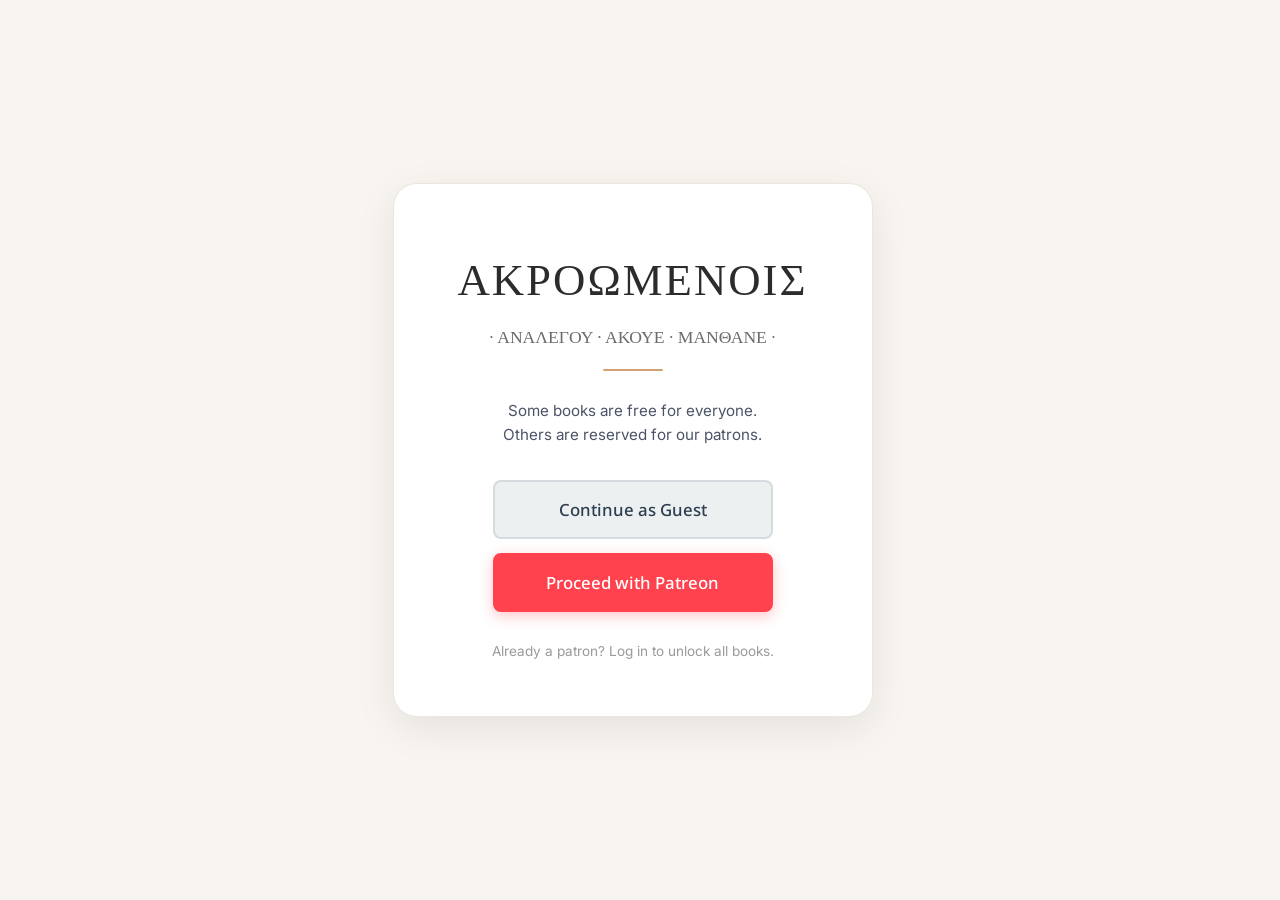
<file: index.html>
<!DOCTYPE html>
<html lang="en">
<head>
  <meta charset="UTF-8">
  <meta name="viewport" content="width=device-width, initial-scale=1.0">
  <title>Akroomenois</title>
  
  <!-- Your existing stylesheet – only one link, nothing else -->
  <link rel="stylesheet" href="style.css">
  
  <!-- Same favicons as your current site -->
  <link rel="icon" type="image/png" sizes="192x192" href="images/kithara_3_orange_favicon_rounded.png">
  <link rel="apple-touch-icon" sizes="180x180" href="images/kithara_3_orange_apple_icon_rounded.png">
</head>
<body style="padding: 20px; margin: 0; min-height: 100vh; display: flex; justify-content: center; align-items: center; background: #f8f5f0; box-sizing: border-box;">

  <!-- Main container – uses your existing .container class from style.css -->
  <div class="container" style="width: 100%; max-width: 480px; box-sizing: border-box; background: #ffffff; padding: 40px 20px; border-radius: 24px; text-align: center; border: 1px solid #ece6de; box-shadow: 0 12px 40px rgba(0,0,0,0.08);">
    
    <!-- Title uses your existing EB_Garamond font -->
    <h1 style="font-family: 'Times New Roman', serif; font-size: 2.8rem; font-weight: 300; color: #2c2c2c; letter-spacing: 2px; margin-bottom: 4px;">ΑΚΡΟΩΜΕΝΟΙΣ</h1>
    
    <p style="font-family: 'Times New Roman', sans-serif; font-size: 1.1rem; color: #6b6b6b; margin-bottom: 8px;">· ΑΝΑΛΕΓΟΥ · ΑΚΟΥΕ · ΜΑΝΘΑΝΕ ·</p>
    
    <div style="width: 60px; height: 2px; background: #d4a373; margin: 16px auto 28px; border-radius: 2px;"></div>
    
    <p style="font-family: 'Inter', sans-serif; font-size: 0.95rem; color: #4b5466; line-height: 1.6; margin-bottom: 32px;">
      Some books are free for everyone.<br>
      Others are reserved for our patrons.
    </p>

    <!-- BUTTONS -->
    <div style="display: flex; flex-direction: column; gap: 14px; width: 100%; max-width: 280px; margin: 0 auto;">
      
      <!-- 1. Continue as Guest → uses your existing .big-btn class -->
      <a href="/auth/logout" class="big-btn" style="display: block; width: 100%; padding: 16px 20px; font-size: 1.05rem; text-align: center; background: #ecf0f1; color: #2c3e50; border: 2px solid #d5dbdf; box-sizing: border-box; text-decoration: none; border-radius: 8px;">
        Continue as Guest
      </a>

      <!-- 2. Proceed with Patreon → uses .big-btn but overridden with Patreon red via inline styles -->
      <!-- ⚠️ Replace YOUR_CLIENT_ID_HERE with your actual Client ID -->
      <a href="https://www.patreon.com/oauth2/authorize?response_type=code&client_id=TTiouu3TFB59C6YY-djV2suYv8pvEjFc61WyqxJqK666ApDzHsnVmS2tPLcejn7e&redirect_uri=https://akroomenois.com/auth/callback&scope=identity%20identity.memberships" 
         class="big-btn" 
         style="display: block; width: 100%; padding: 16px 20px; font-size: 1.05rem; text-align: center; box-sizing: border-box; background: #FF424D; color: #ffffff; border: 2px solid #FF424D; box-shadow: 0 4px 14px rgba(255,66,77,0.30); text-decoration: none; border-radius: 8px;">
        Proceed with Patreon
      </a>

    </div>

    <p style="margin-top: 28px; font-family: 'Inter', sans-serif; font-size: 0.85rem; color: #9a9a9a;">
      Already a patron? Log in to unlock all books.
    </p>

  </div>

</body>
</html>
</file>
<file: style.css>
/* =========================================================
   GFS FONTS
   ========================================================= */
@font-face {
  font-family: "artemisia";
  src: url("gfs_font/GFSArtemisia.ttf") format("truetype");
  font-weight: normal;
  font-style: normal;
  font-display: swap;
}

@font-face {
  font-family: "artemisia";
  src: url("gfs_font/GFSArtemisiaBold.ttf") format("truetype");
  font-weight: bold;
  font-style: normal;
  font-display: swap;
}

@font-face {
  font-family: "artemisia";
  src: url("gfs_font/GFSArtemisiaBoldIt.ttf") format("truetype");
  font-weight: bold;
  font-style: italic;
  font-display: swap;
}

@font-face {
  font-family: "artemisia";
  src: url("gfs_font/GFSArtemisiaItalic.ttf") format("truetype");
  font-weight: normal;
  font-style: italic;
  font-display: swap;
}

@font-face {
  font-family: "bodoni";
  src: url("gfs_font/GFSBodoni.ttf") format("truetype");
  font-weight: normal;
  font-style: normal;
  font-display: swap;
}

@font-face {
  font-family: "bodoni";
  src: url("gfs_font/GFSBodoniBold.ttf") format("truetype");
  font-weight: bold;
  font-style: normal;
  font-display: swap;
}

@font-face {
  font-family: "bodoni";
  src: url("gfs_font/GFSBodoniIt.ttf") format("truetype");
  font-weight: normal;
  font-style: italic;
  font-display: swap;
}

@font-face {
  font-family: "bodoni";
  src: url("gfs_font/GFSBodoniBoldIt.ttf") format("truetype");
  font-weight: bold;
  font-style: italic;
  font-display: swap;
}

@font-face {
  font-family: "didot";
  src: url("gfs_font/GFSDidot.ttf") format("truetype");
  font-weight: normal;
  font-style: normal;
  font-display: swap;
}

@font-face {
  font-family: "didot";
  src: url("gfs_font/GFSDidotBold.ttf") format("truetype");
  font-weight: bold;
  font-style: normal;
  font-display: swap;
}

@font-face {
  font-family: "didot";
  src: url("gfs_font/GFSDidotItalic.ttf") format("truetype");
  font-weight: normal;
  font-style: italic;
  font-display: swap;
}

@font-face {
  font-family: "didot";
  src: url("gfs_font/GFSDidotBoldItalic.ttf") format("truetype");
  font-weight: bold;
  font-style: italic;
  font-display: swap;
}

@font-face {
  font-family: "elpis";
  src: url("gfs_font/GFSElpis.otf") format("opentype");
  font-weight: normal;
  font-style: normal;
  font-display: swap;
}

@font-face {
  font-family: "georgiou";
  src: url("gfs_font/GFSGeorgiou-Regular.ttf") format("truetype");
  font-weight: normal;
  font-style: normal;
  font-display: swap;
}
/*add rest of georgiou fonts*/

@font-face {
  font-family: "heraklitos";
  src: url("gfs_font/GFSHeraklit.otf") format("opentype");
  font-weight: normal;
  font-style: normal;
  font-display: swap;
}

@font-face {
  font-family: "neohellenic";
  src: url("gfs_font/GFSNeohellenic.ttf") format("truetype");
  font-weight: normal;
  font-style: normal;
  font-display: swap;
}

@font-face {
  font-family: "neohellenic";
  src: url("gfs_font/GFSNeohellenicBold.ttf") format("truetype");
  font-weight: bold;
  font-style: normal;
  font-display: swap;
}

@font-face {
  font-family: "neohellenic";
  src: url("gfs_font/GFSNeohellenicIt.ttf") format("truetype");
  font-weight: normal;
  font-style: italic;
  font-display: swap;
}

@font-face {
  font-family: "neohellenic";
  src: url("gfs_font/GFSNeohellenicBoldIt.ttf") format("truetype");
  font-weight: bold;
  font-style: italic;
  font-display: swap;
}

@font-face {
  font-family: "olga";
  src: url("gfs_font/GFSOlga.ttf") format("truetype");
  font-weight: normal;
  font-style: normal;
  font-display: swap;
}
@font-face {
  font-family: "olga";
  src: url("font/SBL_BLit.ttf") format("truetype");
  font-weight: normal;
  font-style: normal;
  font-display: swap;
  unicode-range: U+0041-005A, U+0061-007A, U+005B, U+005D;
}

@font-face {
  font-family: "pyrsos";
  src: url("gfs_font/GFSPyrsos.otf") format("opentype");
  font-weight: normal;
  font-style: normal;
  font-display: swap;
}

@font-face {
  font-family: "theokritos";
  src: url("gfs_font/GFSTheokritos.otf") format("opentype");
  font-weight: normal;
  font-style: normal;
  font-display: swap;
}

@font-face {
  font-family: "didotdisplay";
  src: url("gfs_font/GFS_Didot_Display.ttf") format("truetype");
  font-weight: normal;
  font-style: normal;
  font-display: swap;
}

@font-face {
  font-family: "galatea";
  src: url("gfs_font/GFS_Galatea.ttf") format("truetype");
  font-weight: normal;
  font-style: normal;
  font-display: swap;
}

@font-face {
  font-family: "galatea";
  src: url("gfs_font/GFS_Galatea_Bold.ttf") format("truetype");
  font-weight: bold;
  font-style: normal;
  font-display: swap;
}

@font-face {
  font-family: "orpheus";
  src: url("gfs_font/GFS_Orpheus.ttf") format("truetype");
  font-weight: normal;
  font-style: normal;
  font-display: swap;
}

@font-face {
  font-family: "orpheussans";
  src: url("gfs_font/GFS_Orpheus_Sans.ttf") format("truetype");
  font-weight: normal;
  font-style: normal;
  font-display: swap;
}

@font-face {
  font-family: "otter";
  src: url("gfs_font/GFS_Otter.ttf") format("truetype");
  font-weight: normal;
  font-style: normal;
  font-display: swap;
}

@font-face {
  font-family: "baskerville";
  src: url("gfs_font/baskerville.ttf") format("truetype");
  font-weight: normal;
  font-style: normal;
  font-display: swap;
}

@font-face {
  font-family: "bondoniclassic";
  src: url("gfs_font/bondoni_classic.otf") format("opentype");
  font-weight: normal;
  font-style: normal;
  font-display: swap;
}

@font-face {
  font-family: "complutum";
  src: url("gfs_font/complutum.otf") format("opentype");
  font-weight: normal;
  font-style: normal;
  font-display: swap;
}
@font-face {
  font-family: "complutum";
  src: url("font/SBL_BLit.ttf") format("truetype");
  font-weight: normal;
  font-style: normal;
  font-display: swap;
  unicode-range: U+0041-005A, U+0061-007A, U+005B, U+005D;
}

@font-face {
  font-family: "decker";
  src: url("gfs_font/decker.otf") format("opentype");
  font-weight: normal;
  font-style: normal;
  font-display: swap;
}
@font-face {
  font-family: "decker";
  src: url("font/SBL_BLit.ttf") format("truetype");
  font-weight: normal;
  font-style: normal;
  font-display: swap;
  unicode-range: U+0041-005A, U+0061-007A, U+005B, U+005D, U+0030-0039;
}

@font-face {
  font-family: "didotclassic";
  src: url("gfs_font/didot_classic.otf") format("opentype");
  font-weight: normal;
  font-style: normal;
  font-display: swap;
}

@font-face {
  font-family: "gazis";
  src: url("gfs_font/gazis.otf") format("opentype");
  font-weight: normal;
  font-style: normal;
  font-display: swap;
}

@font-face {
  font-family: "goschen";
  src: url("gfs_font/goschen.otf") format("opentype");
  font-weight: normal;
  font-style: normal;
  font-display: swap;
}
@font-face {
  font-family: "goschen";
  src: url("font/SBL_BLit.ttf") format("truetype");
  font-weight: normal;
  font-style: normal;
  font-display: swap;
  unicode-range: U+0041-005A, U+0061-007A, U+005B, U+005D;
}

@font-face {
  font-family: "orpheusclassic";
  src: url("gfs_font/orpheus_classic.ttf") format("truetype");
  font-weight: normal;
  font-style: normal;
  font-display: swap;
}

@font-face {
  font-family: "philostratos";
  src: url("gfs_font/philostratos.otf") format("opentype");
  font-weight: normal;
  font-style: normal;
  font-display: swap;
}

@font-face {
  font-family: "porson";
  src: url("gfs_font/porson.ttf") format("truetype");
  font-weight: normal;
  font-style: normal;
  font-display: swap;
}

@font-face {
  font-family: "solomos";
  src: url("gfs_font/solomos.otf") format("opentype");
  font-weight: normal;
  font-style: normal;
  font-display: swap;
}

/* =========================================================
   NORMAL FONTS
   ========================================================= */

@font-face {
  font-family: "SBL";
  src: url("font/SBL_BLit.ttf") format("truetype");
  font-weight: normal;
  font-style: normal;
  font-display: swap;
}

  @font-face {
  font-family: "Tinos";
  src: url("font/Tinos-Regular.ttf") format("truetype");
  font-weight: normal;
  font-style: normal;
  font-display: swap;
}

  @font-face {
  font-family: "Inter";
  src: url("font/Inter-VariableFont_opsz,wght.ttf") format("truetype");
  font-weight: normal;
  font-style: normal;
  font-display: swap;
}

  @font-face {
  font-family: "Noto";
  src: url("font/NotoSans-Medium.ttf") format("truetype");
  font-weight: normal;
  font-style: normal;
  font-display: swap;
}

  @font-face {
  font-family: "NAU";
  src: url("font/new_athena_unicode.ttf") format("truetype");
  font-weight: normal;
  font-style: normal;
  font-display: swap;
  unicode-range: U+0370-03FF, U+1F00-1FFF;
}

  @font-face {
  font-family: "NAU";
  src: url("font/newathuBold5_5.ttf") format("truetype");
  font-weight: bold;
  font-style: normal;
  font-display: swap;
  unicode-range: U+0370-03FF, U+1F00-1FFF;
}

  @font-face {
  font-family: "Anaktoria";
  src: url("font/Anaktoria.ttf") format("truetype");
  font-weight: normal;
  font-style: normal;
  font-display: swap;
}

  @font-face {
  font-family: "EB_Garamond";
  src: url("font/EBGaramond12-Regular.ttf") format("truetype");
  font-weight: normal;
  font-style: normal;
  font-display: swap;
}

  @font-face {
  font-family: "EB_Garamond";
  src: url("font/EBGaramond12-Italic.ttf") format("truetype");
  font-weight: normal;
  font-style: italic;
  font-display: swap;
}

  @font-face {
  font-family: "EB_Garamond";
  src: url("font/EBGaramond-VariableFont_wght.ttf") format("truetype");
  font-weight: bold;
  font-style: normal;
  font-display: swap;
}

/* =========================================================
   RULES TAKEN FROM INDEX.HTML
   ========================================================= */

.top-nav {
  display: flex;
  justify-content: space-between;
  align-items: center;
  flex-wrap: wrap;
  gap: 24px;
  
  /* Reduces the padding above and below */
  margin-top: -15px; 
  margin-bottom: 20px; 
  
  font-size: 0.95rem;
  width: 100%; /* Ensures the container stretches across the entire screen */
}
.top-nav a {
  color: #6b6b6b;
  text-decoration: none;
  transition: color 0.2s;
}
.top-nav a:hover {
  color: #2c2c2c;
}

/* Logout button */
/*#logoutBtn,
#loginBtn {
  display: none;
  position: fixed;
  top: 15px;
  right: 20px;
  z-index: 999;
  font-family: 'Inter', sans-serif;
  color: #666;
  text-decoration: none;
  font-size: 0.85rem;
  padding: 8px 16px;
  border: 1px solid #ddd;
  border-radius: 20px;
  background: white;
  transition: background 0.2s;
}
#logoutBtn:hover,
#loginBtn:hover {
  background: #f0f0f0;
}*/

/* User welcome banner */
#userBanner {
  display: none;
  text-align: center;
  padding: 8px 16px;
  margin-bottom: 20px;
  background: #ebfdf3;
  border: 1px solid #cbdfd3;
  border-radius: 30px;
  color: #2b8d58;
  font-size: 0.95rem;
  font-family: 'Inter', sans-serif;
  max-width: 500px;
  margin-left: auto;
  margin-right: auto;
}
#userBanner .patron-badge {
  background: #FF424D;
  color: white;
  padding: 2px 12px;
  border-radius: 12px;
  font-size: 0.75rem;
  margin-left: 8px;
  font-weight: bold;
}

.big-btn,
.read-btn {
  display: inline-block;
  padding: 8px 24px;
  border-radius: 30px;
  text-decoration: none;
  font-weight: 500;
  transition: background 0.2s;
  font-family: "Noto";

  display: block;
  margin: 0 auto;
  background: #eef2f8;
  color: #4b5466;
  border: 1px solid #dde1e7;
}

.read-btn.active {
  background: #ebfdf3;
  color: #2b8d58;
  border: 1px solid #cbdfd3;
}


/* -------- TABS -------- */
.tabs {
  display: flex;
  justify-content: center;
  gap: 8px;
  margin-bottom: 30px;
  border-bottom: 2px solid #e0d8d0;
  padding-bottom: 2px;
  flex-wrap: wrap;
}
.tab-btn {
  background: transparent;
  border: none;
  padding: 10px 28px;
  font-size: 1.1rem;
  font-family: "Noto" !important;
  color: #6b6b6b;
  cursor: pointer;
  border-bottom: 3px solid transparent;
  transition: 0.2s;
  margin-bottom: -2px;
  font-weight: 500;
}

.tab-btn.active {
  color: #2c2c2c;
  border-bottom-color: #d4a373;
  font-weight: 600;
}

.tab-content {
  display: none;
  animation: fadeIn 0.25s ease;
}
.tab-content.active {
  display: block;
}

@keyframes fadeIn {
  from { opacity: 0; transform: translateY(4px); }
  to { opacity: 1; transform: translateY(0); }
}

/* -------- BOOK GRID -------- */
.book-grid {
  display: flex;
  flex-wrap: wrap;
  justify-content: center;
  gap: 30px;
  max-width: 100%;
  margin: 0 auto;
}

.book-card h2 {
  font-size: 1.5rem;
  margin-bottom: 6px;
  font-weight: 500;
}
.book-card .author {
  font-style: italic;
  color: #6b6b6b;
  font-size: 1rem;
  margin-bottom: 12px;
}
.book-card .btn {
  display: inline-block;
  background: #d4a373;
  color: white;
  padding: 8px 24px;
  border-radius: 30px;
  text-decoration: none;
  font-weight: 500;
  transition: background 0.2s;
  cursor:pointer;

  border: 1px solid #c0956a;
}

.btn-unlock {
  display: inline-block;
  background: #ccc;
  color: #666;
  padding: 8px 24px;
  border-radius: 30px;
  text-decoration: none;
  font-weight: 500;
  transition: background 0.2s;
  cursor:pointer;
  length:88.53px;

  border: 1px solid #bab8b8;
}

.cover-art {
  height: 150px;
  width: 150px;
  object-fit: cover;
  border: 1px solid grey;
}
/* About tab */
.about-text {
  max-width: 640px;
  margin: 0 auto;
  text-align: justify;
  font-size: 1.15rem;
  line-height: 1.7;
  color: #3d3d3d;
  display: block;
}
.about-text p {
  margin-bottom: 16px;
}

footer {
  text-align: center;
  margin-top: 60px;
  color: #9a9a9a;
  font-size: 0.9rem;
}

/* Stop forcing stretch, just center them vertically */
.card-actions {
  display: flex;
  justify-content: center;
  align-items: center; 
  gap: 8px;
}

/* Use exact dimensions to force a perfect circle */
.book-card .btn.info-btn {
  display: inline-flex;
  align-items: center;
  justify-content: center;
  padding: 0;
  width: 35.5px;          /* Matches the 35.5px height of the Open button */
  height: 35.5px;         /* Locks it into a square */
  border-radius: 50%;   /* Turns the square into a circle */

  transition: background 0.2s;

  background: #eef2f8;
  color: #4b5466;
  border: 1px solid #dde1e7;
}

/* Keeps the SVG icon centered and sized */
.book-card .info-btn svg {
  width: 16px;
  height: 16px;
  display: block;
}

/* card flip rules */

.book-card-wrapper {
  perspective: 1000px;
  width: 220px;
  height: 100%; 
}

.book-card {
  width: 100%;
  height: 100%;
  position: relative;
  transition: transform 0.6s cubic-bezier(0.4, 0.2, 0.2, 1), box-shadow 0.2s;
  transform-style: preserve-3d;

  box-sizing: border-box;
  background: white;
  border-radius: 16px;
  box-shadow: 0 4px 12px rgba(0,0,0,0.08);
  padding: 30px 20px 25px;
  width: 220px;
  text-align: center;
  transition: transform 0.2s, box-shadow 0.2s;
  border: 1px solid #e8e2da;
}

.book-card.is-flipped {
  transform: rotateY(180deg);
}

.card-front, .card-back {
  width: 100%;
  height: 100%;
  backface-visibility: hidden;
  -webkit-backface-visibility: hidden; /* Safari support */
  border-radius: inherit;
  background: #fff; /* Match your card background color */
}

.card-front {
  position: relative;
  z-index: 2;
}

.card-back {
  position: absolute;
  top: 0;
  left: 0;
  transform: rotateY(180deg);
  display: flex;
  flex-direction: column;
  padding: 30px 20px 25px;
  box-sizing: border-box;
  cursor: pointer;
}

.stats-list {
  list-style: none;
  padding: 0;
  margin: 15px 0 20px 0;
  color: #2c2c2c;
  font-size: 0.95rem;
  line-height: 1.6;
}

/* Push the back button to the bottom just like the front layout */
.card-back .card-actions {
  margin-top: auto; 
}

/* =========================================================
   HORIZONTAL SCROLL CONTAINERS
   ========================================================= */

.scroll-wrapper {
  width: 100%;
  overflow: hidden;
  white-space: nowrap;
  text-align: center; 
  position: relative; /* Required for the shadow overlay */
}

.scroll-text {
  display: inline-block;
}

/* 1. The White Shadow Overlay */
.scroll-wrapper.needs-scroll::after {
  content: "";
  position: absolute;
  top: 0;
  right: 0;
  width: 40px; 
  height: 100%;
  background: linear-gradient(to right, rgba(255, 255, 255, 0), rgba(255, 255, 255, 1));
  pointer-events: none;

  transition: opacity 0.1s ease-out;
}

/* 2. Fade out the shadow completely when this class is added */
.scroll-wrapper.is-scrolled::after {
  opacity: 0;
  transition: opacity 1.1s linear;
}

/* Keep your original fonts/margins below... */
.scroll-wrapper h2 { margin-bottom: 0; font-size: 1.5rem; font-weight: 500; }
.scroll-wrapper .author, .scroll-wrapper .reader { margin-bottom: 0; font-style: italic; color: #6b6b6b; font-size: 1rem; }
.title-wrapper { margin-bottom: 6px; }
.reader-wrapper { margin-bottom: 12px; }

/* =========================================================
   NORMAL RULES
   ========================================================= */

html {
  /* Reserves the scrollbar space globally, preventing layout jumping */
  scrollbar-gutter: stable;
}

* {
    -webkit-tap-highlight-color: transparent;
}

::-webkit-scrollbar-track {
  background: transparent; 
}

/* Loading screen container */
#loadingLogo {
  position: absolute;
  top: 50%;
  left: 50%;
  transform: translate(-50%, -50%);
  width: 150px;
  height: auto;
}

#loadingStatus {
  position: absolute;
  top: calc(50% + 110px);
  left: 50%;
  transform: translateX(-50%);
  display: flex;
  flex-direction: column;
  align-items: center;
  width: 100%;
}

#loadingScreen {
  position: fixed;
  inset: 0;
  z-index: 99999;
  background: #1a1a1e;
  display: flex;
  align-items: center;
  justify-content: center;
  flex-direction: column;
  transition: opacity 0.5s ease;
  font-family: "Noto", sans-serif;

  background-image: url('images/backround_2.svg');
  background-size: cover;      
  background-position: center; 
  background-repeat: no-repeat;
}

/* Hidden state */
#loadingScreen.hidden {
  opacity: 0;
  pointer-events: none;
  visibility: hidden;
}

/* Spinner element – you can give it an ID or class */
#loadingSpinner {
  width: 24px;
  height: 24px;
  border: 4px solid rgba(255, 215, 150, 0.15);
  border-top-color: #e06e04;
  border-radius: 50%;
  animation: spin 0.9s linear infinite;
}

/* Keyframes – only the rotation */
@keyframes spin {
  to {
    transform: rotate(360deg);
  }
}

/* Loading text (if you use an element with this ID) */
#loadingText {
  color: #e06e04;
  font-size: 1.1rem;
  font-family: "Noto", sans-serif;
  margin: 0 0 16px 0;
}

#nextBtn,
#prevBtn,
#playBtn,
#langBtn {
  visibility: visible;
}

.tabbed-hanging-indent {
  display: block;      /* Forces block formatting so text-indent works */
  padding-left: 4em;   /* Hanging indent depth */
  text-indent: -2em;   /* Pulls the first line (like "(a)") back to the left */
  margin-bottom: 4px;  /* Optional: Adds a slight gap between list items */
}

.text_title {
  display: block !important;
  text-align: center !important;
  margin-bottom: 12px;
}

.textual_image {
  display: block;
  margin-left: auto;
  margin-right: auto;
  max-width: 100%;
  height: auto;
}

.textual_image.rotated-90 {
  transform: rotate(90deg);
  transform-origin: center;
  
  /* Restrict height so when rotated horizontally, it won't overflow */
  max-height: 80vw; /* or max-height: 100cqw if using container queries */
  width: auto;
  margin: 40px auto; /* Add extra vertical margin since rotated height affects horizontal space */
}

.container {
  max-width: 800px;
  margin: 0 auto;
}

.float_image {
  float: right;           /* or right */
  max-width: 50%;            /* takes half the container width */
  height: auto;           /* maintain aspect ratio */
  margin: 0 20px 20px 20px; /* spacing around the image */
  shape-outside: border-box; /* optional: makes text wrap closer to the image shape */
}

.chapter-body {
  display: none;
}
.chapter-body.active {
  display: block;
}

body {
  font-family: "EB_Garamond";
  padding: 60px 80px 100px;
  color: #111926;
}

#progressBar {
  flex: 1;
  accent-color:#e06e04; /* Changes the thumb and progress fill automatically */
  cursor: pointer;
  visibility: visible;
}
	
p {
  line-height: 1.7; 
}

ital-small {
  font-size: 15px;
  font-family: "Inter", serif;
  font-style: italic;
  color: #11192680;
}

/*currently used with ital-small, hence the transparency*/
.link {
  color: #007bff80;
  text-decoration: none;
}

.punctuation {
  cursor: default !important;
}

.text {
  font-family: SBL;
  font-size: 70px;
  line-height: 1.6;
  text-align: justify;
  overflow-wrap: break-word;
  word-break: break-word;
  hyphens: auto;
  text-wrap: pretty;
  display: block;
  pointer-events: auto;
}

.text_en {
  font-family: SBL;
  font-size: 70px;
  line-height: 1.6;
  text-align: justify;
  overflow-wrap: break-word;
  word-break: break-word;
  hyphens: auto;
  text-wrap: pretty;
  display: none;
}

.text_en :not(.note-marker) {
  pointer-events: none;
}

.text_en .note-marker {
  pointer-events: auto;
  text-align: justify;
}

.tiny_text {
  font-family: "EB_Garamond";
  font-size: 20px;
  line-height: 1;
  text-align: center;
  color: #111926;
}

span {
  padding: 0px;
  cursor: pointer;
}

button {
  font-family: "Inter";
}

select {
  font-family: "Inter";
}

	
/* 1. Base phrase state */
.phrase {
  border-radius: 6px;        /* Softens the highlight edges slightly */
  color: #111926;
  background-color: transparent;
  box-shadow: 0 7px 0 3px transparent, 0 -7px 0 3px transparent;
  transition: background-color 0.5s ease, color 0.5s ease, box-shadow 0.5s ease;
  box-decoration-break: clone;   /*Ensures the shadow wraps nicely on multi-line phrases */
  -webkit-box-decoration-break: clone;
}

/* 2. Active highlighted state */
.phrase.active {
  background-color: #aae4f0;
  box-shadow: 0 7px 0 3px #aae4f0, 0 -7px 0 3px #aae4f0;
}

/* 1. Base phrase state */
.phrase_en {
  border-radius: 6px;        /* Softens the highlight edges slightly */
  color: #111926;
  background-color: transparent;
  box-shadow: 0 7px 0 3px transparent, 0 -7px 0 3px transparent;
  transition: background-color 0.5s ease, color 0.5s ease, box-shadow 0.5s ease;

  box-decoration-break: clone;   /*Ensures the shadow wraps nicely on multi-line phrases */
  -webkit-box-decoration-break: clone;
}

/* 2. Active highlighted state */
.phrase_en.active {
  background-color: #aae4f080;
  box-shadow: 0 7px 0 3px #aae4f080, 0 -7px 0 3px #aae4f080;
}

/* Standard Desktop Rules */
#playerBar {
  display: flex;
  justify-content: space-between;
  align-items: center;
  width: 100%;
  padding: 10px;
  box-sizing: border-box;

  background: #ffffff;
  color: #ffffff;
  z-index: 1000;
  box-sizing: border-box;
  position: fixed;
  bottom: 0;
  left: 0;
  gap: 10px;
}

#timeDisplay {
  color: #111926;
  font-family: monospace !important;
  margin: 0 10px;
  font-size: 16px;
  white-space: nowrap;
  visibility: visible;
}

#playerBar button {
  background: #eef2f8;
  border: none;
  color: #4b5466;
  padding: 8px 12px;
  cursor: pointer;
  border-radius: 6px;
}

#freqBtn,
#contentsBtn,
#settingsBtn {
  cursor: pointer;
  z-index: 10;
  border: 1px solid #ccc;
}

#topBar {
  top: 0;
  left: 0;
  width: 100%;

  background: #ffffff;
  color: #ffffff;

  display: flex;
  align-items: center;
  justify-content: space-between;

  padding: 10px;
  box-sizing: border-box;

  z-index: 1000;

  position: fixed;
}

#title {
  cursor: default !important;
  overflow: hidden;
  white-space: normal;
  display: inline-block;
}

.title {
  display: flex;
  align-items: center;
  flex-wrap: nowrap;
  white-space: nowrap;
  font-weight: normal;
  font-family: "Noto", serif;
  color: #4b5466;

  left: 50%;
  transform: translateX(-50%);
  position: absolute;
}

.title.hiddenIfOnMobile {
  display: flex !important;
}

#title {
  display: inline-block;
  white-space: nowrap;
  overflow: hidden;
  cursor: default !important;
  font-weight: normal;
}

#title .title-small {
  display: none;
}
#title .title-medium {
  display: none;
}
#title .title-large {
  display: inline-block;
}

#topBarPrevChapBtn,
#topBarNextChap {
  user-select: none;
  -webkit-user-select: none;
  -moz-user-select: none;
  -ms-user-select: none;
  cursor: pointer;
  display: flex;
}

/* match your bottom bar style */
#topBar button {
  background: transparent;
  border: none;
  color: #4b5466;
  padding: 8px 12px;
  cursor: pointer;
  border-radius: 6px;
}
	
.note-marker {
  color: #a52a2a;      /* A nice deep classical red/burgundy color */
  font-weight: bold;
  cursor: pointer;
  padding: 0 4px;      /* Makes it slightly easier to tap on mobile screens */
  user-select: none;   /* Prevents accidentally selecting the text when clicking */
}

.phrase.active .note-marker {
  color: #111926;
}

/* all the stuff that was in the div id's section of the code */

#popupOverlay { display: none; position: fixed; top: 0; left: 0; width: 100%; height: 100%; background: rgba(0,0,0,0.5); z-index: 9998; }

/* settings pop up */

#settingsPopup,
#advancedFontPopup,
#popup {
  display: none;
  position: fixed;
  top: 50%;
  left: 50%;
  transform: translate(-50%, -50%);
  background: white;
  border: 1px solid #ccc;
  padding: 20px;
  z-index: 9999;
  border-radius: 8px;
  box-shadow: 0 2px 10px rgba(0,0,0,0.2);
  font-family: "NAU", "Inter", serif;

  width: 90%;
  max-width: 500px;
  max-height: 80vh;
  overflow-y: auto;
  box-sizing: border-box;
}

#closeSettings,
#closeAdvancedFont,
#closePopup {
  position: absolute;
  top: 10px;
  right: 10px;
  background: none;
  border: none;
  font-size: 20px;
  cursor: pointer;
}

.btn-icon {
  width: 32px;
  height: 32px;
  filter: invert(32%) sepia(16%) saturate(692%) hue-rotate(182deg) brightness(91%) contrast(85%);
}

/*#bottomBarPrevChapBtn {
  background: #e06e04;
  border: none;
  color: #ffffff;
  padding: 8px 12px;
  cursor: pointer;
  border-radius: 6px;
  font-size: 15px;
  font-family: "Noto", sans-serif;
  display: block;
  margin: 0 auto;
  cursor: pointer;
}*/

/* =========================================================
   HOVERS
   ========================================================= */

@media (hover: hover) and (pointer: fine) {
	
  .big-btn:hover,
	.read-btn:hover {
	  background: #c0c4cb;
	}
	
	.read-btn.active:hover {
	  background: #cbd9d1;
	}

	.phrase.active .note-marker:hover {
	  color: #111926;
	}

	.note-marker:hover {
	  color: #ff4500;      /* Lights up bright red-orange on mouse hover */
	}

	#topBar button:hover {
	  background: transparent;
	}

	#playerBar button:hover {
	  background: #eef2f8;
	}

	.book-card .btn.info-btn:hover {
	  background: #c0c4cb;
	  border: 1px solid #b0b3ba;
	}

	.book-card .btn:hover {
	  background: #b88a5e;
	  border: 1px solid #a67d56;
	}

	.btn-unlock:hover {
	  background: #aeaeae;
	  border: 1px solid #999999;
	}

	.tab-btn:hover {
	  color: #2c2c2c;
	  background: #f0ebe6;
	  border-radius: 8px 8px 0 0;
	}

	.book-card:hover {
    transform: translateY(-6px);
    box-shadow: 0 10px 24px rgba(0,0,0,0.12);
	}
	
	.book-card.is-flipped:hover {
	    transform: rotateY(180deg) translateY(-6px);
	}
}

/* =========================================================
   FORCE TOUCH SCROLL (No JavaScript Needed)
   ========================================================= */

/* On touch devices, scroll the title when tapped */
@media (hover: none) {
    .book-card .scroll-text {
        /* Force hardware acceleration */
        -webkit-transform: translateZ(0);
        transform: translateZ(0);
    }
    
    /* When tapped, iOS applies :hover — use it */
    .book-card:hover .scroll-text {
        transition: transform 4s linear 0.2s !important;
        -webkit-transform: translateX(var(--scroll-distance, -50px)) !important;
        transform: translateX(var(--scroll-distance, -50px)) !important;
    }
    
    .book-card:hover .scroll-wrapper.needs-scroll::after {
        opacity: 0 !important;
        transition: opacity 1.1s linear;
    }
    
    /* Reset when not tapped */
    .book-card:not(:hover) .scroll-text {
        -webkit-transform: translateX(0) !important;
        transform: translateX(0) !important;
        transition: transform 0.3s ease-out !important;
    }
    
    .book-card:not(:hover) .scroll-wrapper.needs-scroll::after {
        opacity: 1 !important;
        transition: opacity 0.3s ease-out;
    }
}

/* =========================================================
   TABLET LAYOUT RULES (TRIGGERS ON SCREEN SIZE OR MANUAL OVERRIDE)
   ========================================================= */
@media (min-width: 768px) and (max-width: 1023px) {
  body { padding: 60px 40px 100px !important; }
  #title .title-small { display: none; }
  #title .title-medium { display: inline-block; }
  #title .title-large { display: none; }
  .title.hiddenIfOnMobile { display: flex !important; }
}

/* =========================================================
   MOBILE LAYOUT RULES (TRIGGERS ON SCREEN SIZE OR MANUAL OVERRIDE)
   ========================================================= */
@media (max-width: 768px) {
  #popup, #settingsPopup { width: 85% !important; max-width: 400px !important; padding: 25px !important; box-sizing: border-box !important; }
  #progressBar, #timeDisplay { display: none; }
  #playerBar { justify-content: center !important; gap: 0; }
  #playerBar > button:not(#langBtn) { margin: 0 10px; }
  #langBtn { position: absolute; right: 15px; margin: 0; }
  body { padding: 60px 20px 100px !important; }
  /*.btn-icon { width: 50px !important; height: 50px !important;}*/
  #title .title-small { display: inline-block; }
  #title .title-medium { display: none; }
  #title .title-large { display: none; }
  .title.hiddenIfOnMobile { display: none !important; }

}

/* Manual Debug Rules: Forces the rules above even on a giant desktop monitor */
body.layout-small #popup, 
body.layout-small #settingsPopup { width: 85% !important; max-width: 400px !important; padding: 25px !important; box-sizing: border-box !important; }
body.layout-small #progressBar, 
body.layout-small #timeDisplay { display: none !important; }
body.layout-small #playerBar { justify-content: center !important; gap: 0 !important; }
body.layout-small #playerBar > button:not(#langBtn) { margin: 0 10px !important; }
body.layout-small #langBtn { position: absolute !important; right: 15px !important; margin: 0 !important; }
/*body.layout-small .btn-icon { width: 50px !important; height: 50px !important; }*/
body.layout-small { padding: 60px 20px 100px !important; }
body.layout-small #title .title-small { display: inline-block; }
body.layout-small #title .title-medium { display: none; }
body.layout-small #title .title-large { display: none; }
body.layout-small .title.hiddenIfOnMobile { display: none !important; }

/* Manual Debug Rules: Forces desktop parameters even if you are testing on a mobile device */
body.layout-medium #progressBar,
body.layout-medium #timeDisplay { display: inline-block !important; }
body.layout-medium #playerBar { justify-content: space-between !important; gap: 10px !important; }
body.layout-medium #langBtn { position: static !important; margin: 0 !important; }
/*body.layout-large .btn-icon { width: 32px !important; height: 32px !important; }*/
body.layout-medium { padding: 60px 40px 100px !important; }
body.layout-medium #title .title-small { display: none; }
body.layout-medium #title .title-medium { display: inline-block; }
body.layout-medium #title .title-large { display: none; }
body.layout-medium .title.hiddenIfOnMobile { display: flex !important; }

/* Manual Debug Rules: Forces desktop parameters even if you are testing on a mobile device */
body.layout-large #progressBar, 
body.layout-large #timeDisplay { display: inline-block !important; }
body.layout-large #playerBar { justify-content: space-between !important; gap: 10px !important; }
body.layout-large #langBtn { position: static !important; margin: 0 !important; }
/*body.layout-large .btn-icon { width: 32px !important; height: 32px !important; }*/
body.layout-large { padding: 60px 80px 100px !important; }
body.layout-large #title .title-small { display: none; }
body.layout-large #title .title-medium { display: none; }
body.layout-large #title .title-large { display: inline-block; }
body.layout-large .title.hiddenIfOnMobile { display: flex !important; }
</file>
